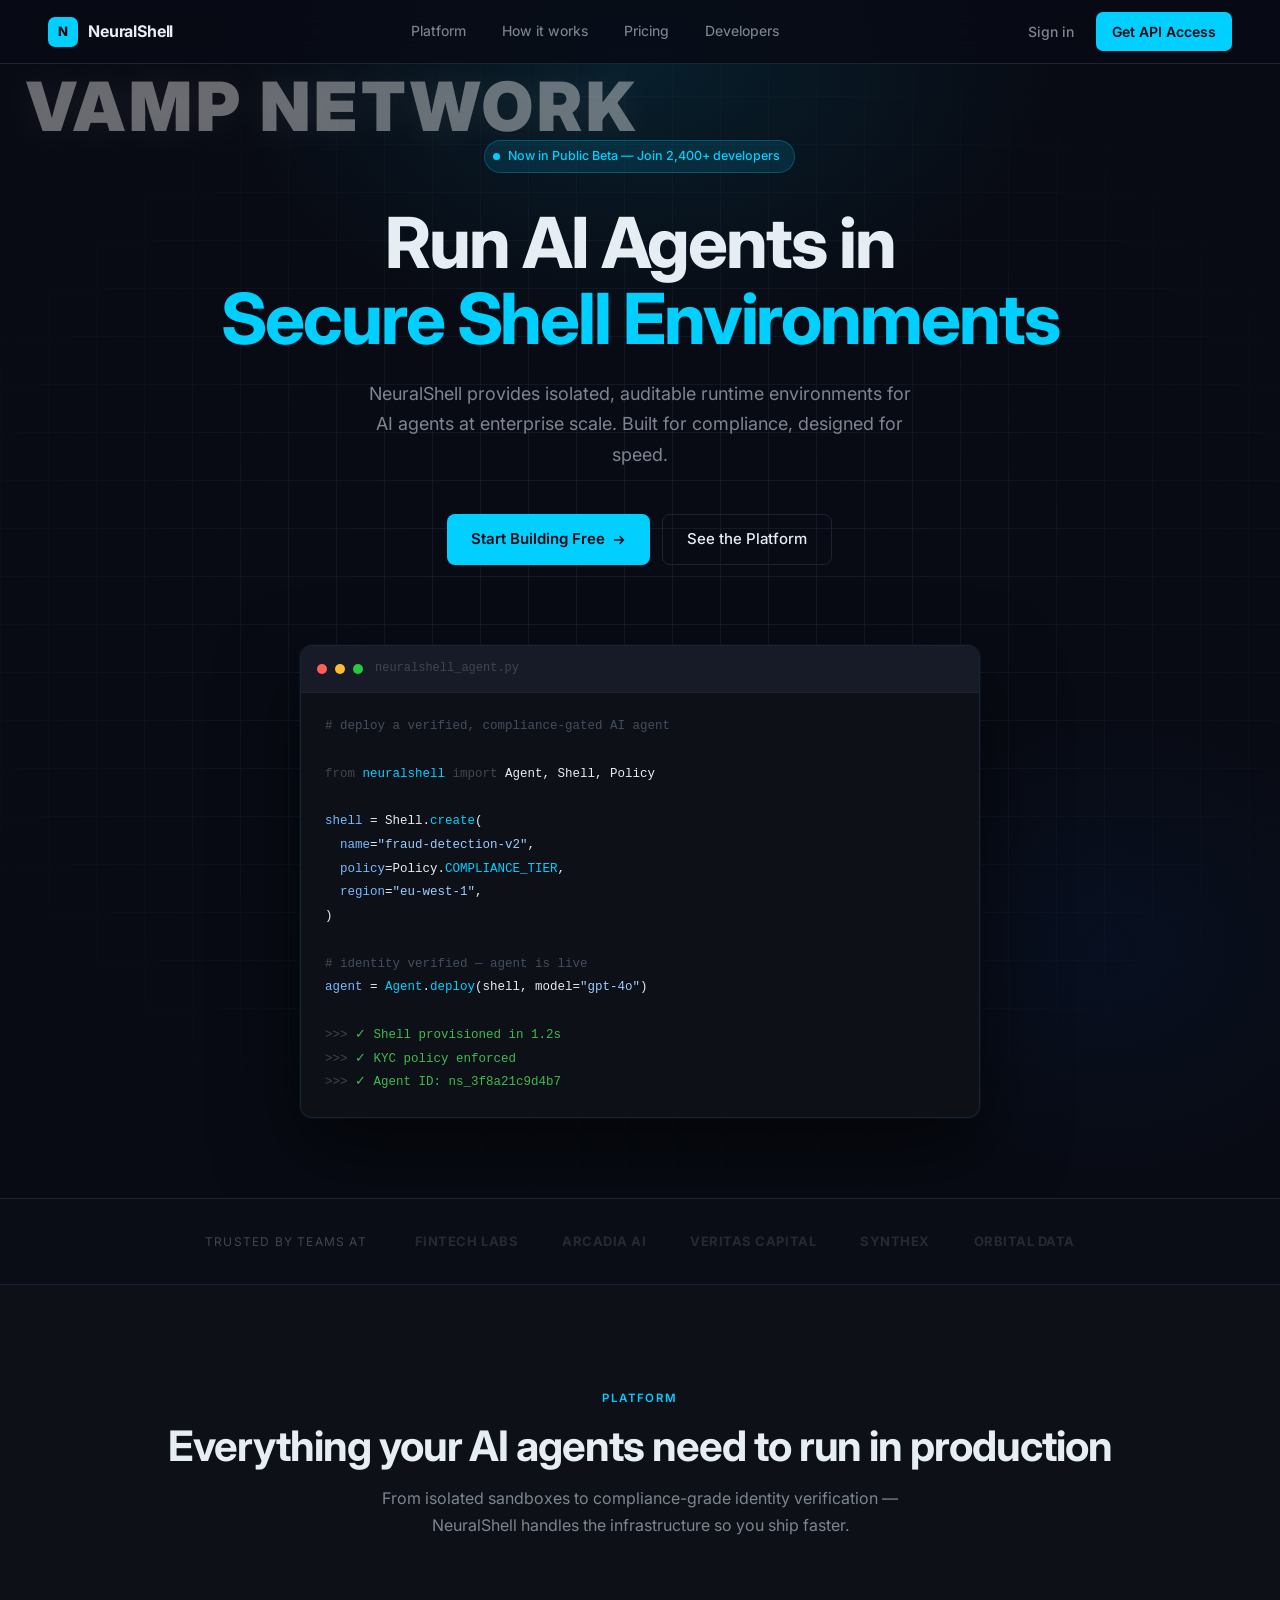
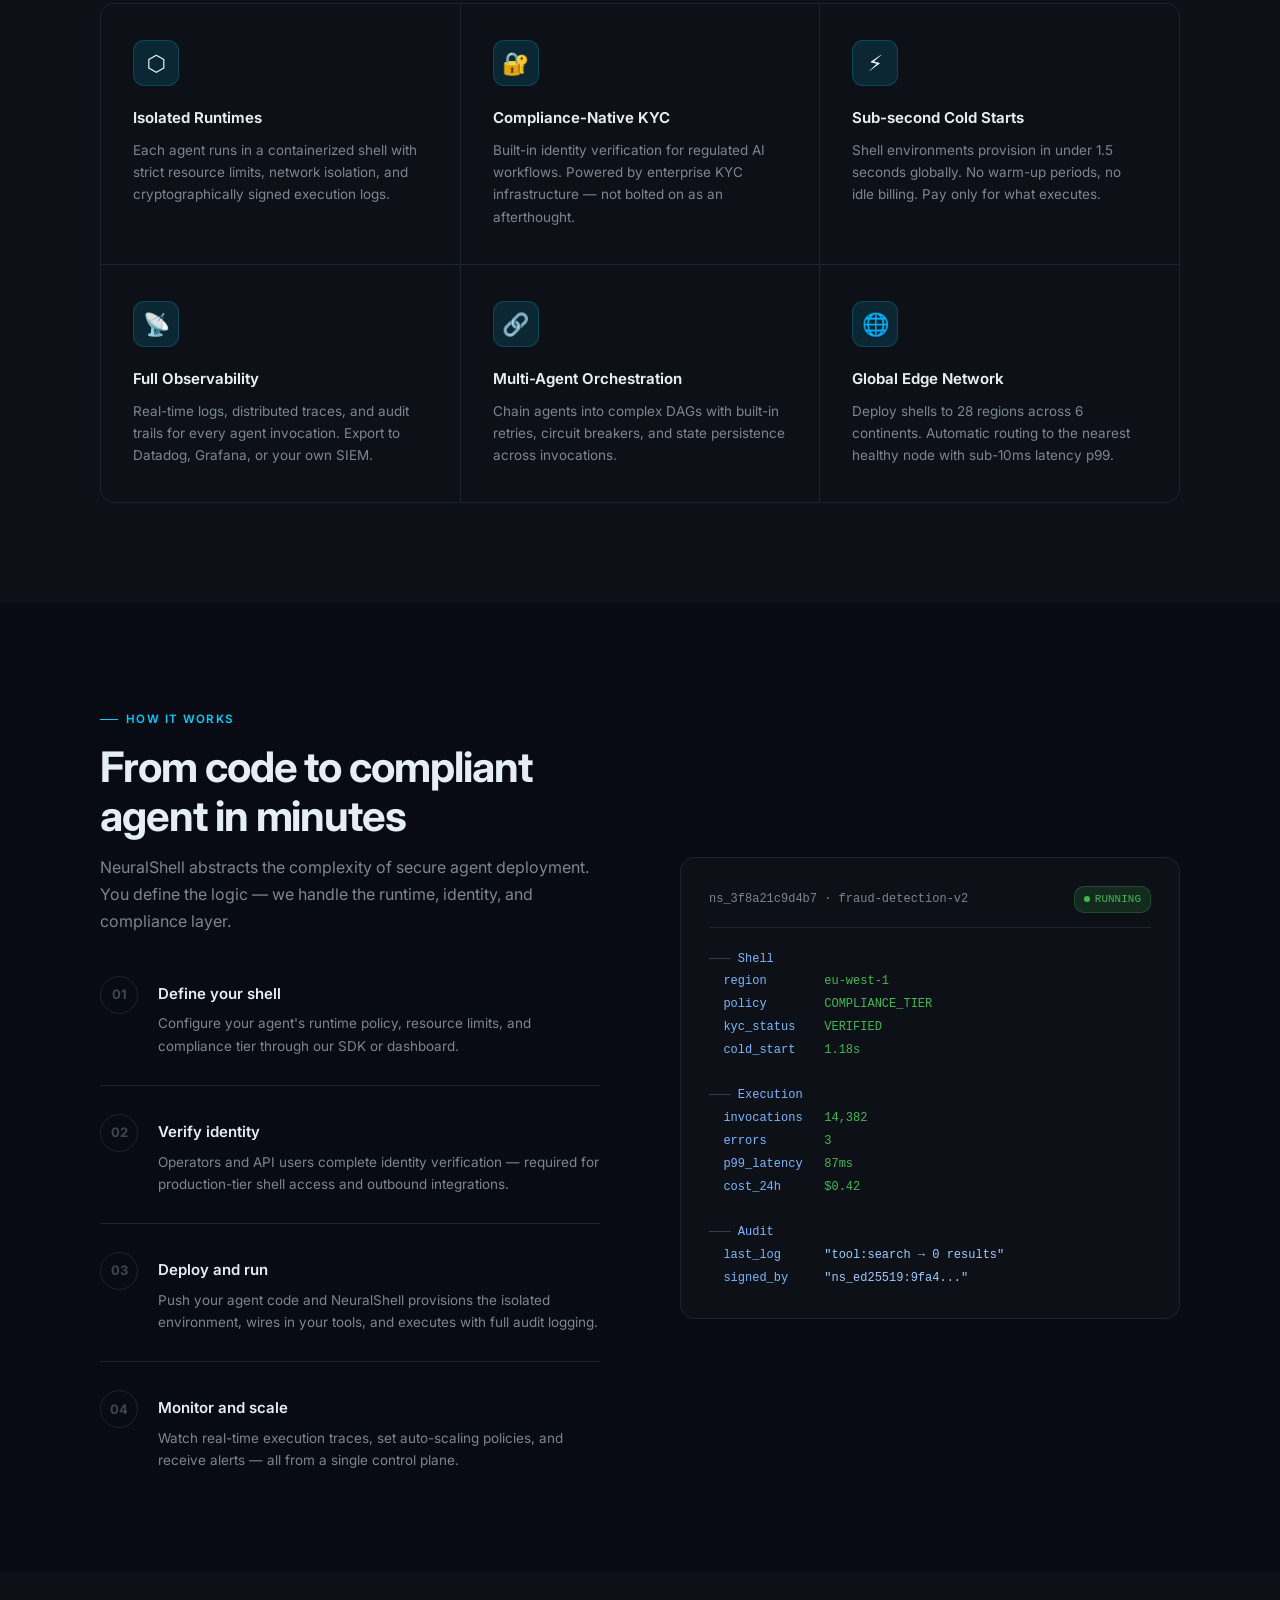
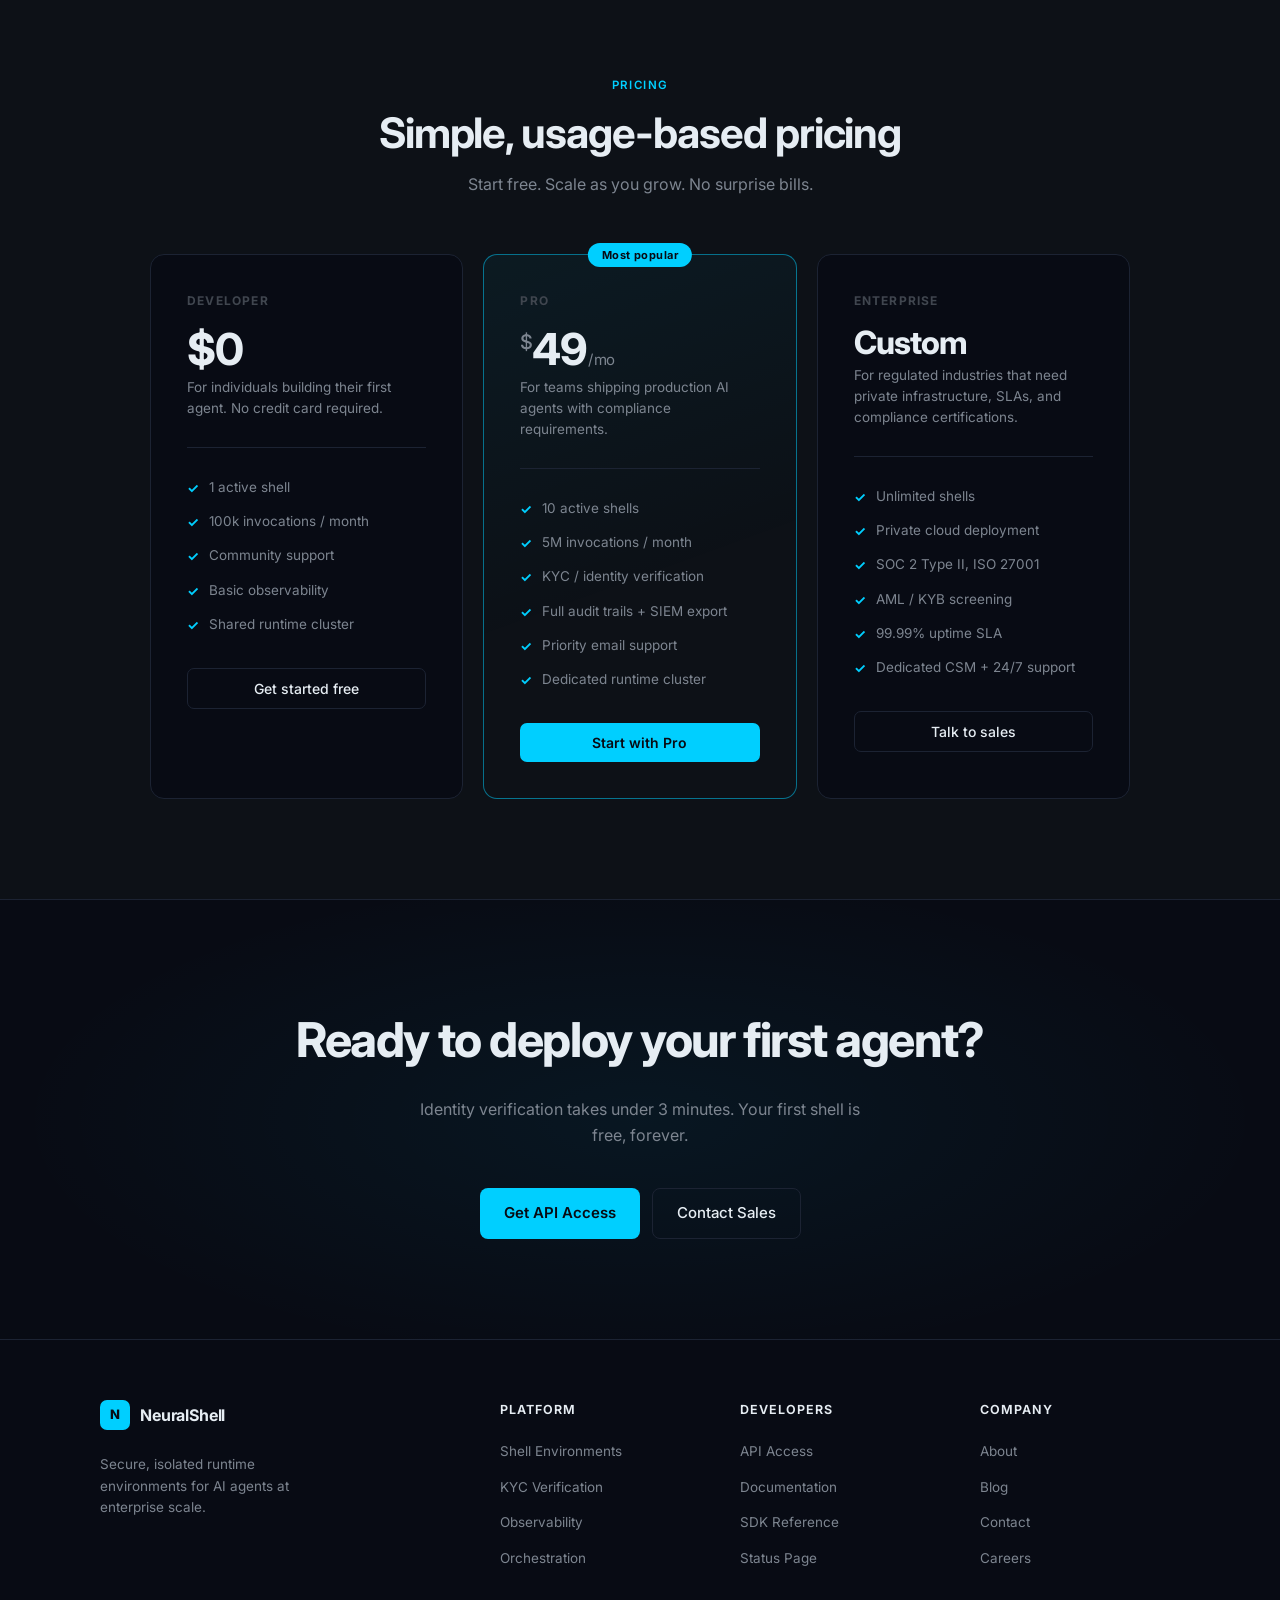
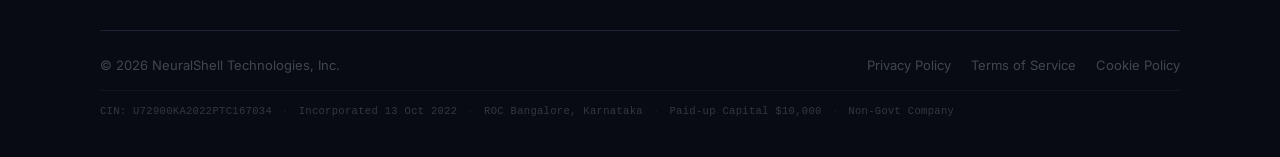
<file: index.html>
<!DOCTYPE html>
<html lang="en">
<head>
  <meta charset="UTF-8">
  <meta name="viewport" content="width=device-width, initial-scale=1.0">
  <title>NeuralShell — AI Agent Runtime Platform</title>
  <meta name="description" content="Deploy and orchestrate AI agents in secure, isolated shell environments. Enterprise-grade compliance, full observability, and API-first infrastructure.">
  <link rel="icon" type="image/svg+xml" href="/favicon.svg">
  <link rel="shortcut icon" href="/favicon.svg">
  <meta name="theme-color" content="#080B14">
  <meta name="apple-mobile-web-app-capable" content="yes">
  <meta name="apple-mobile-web-app-status-bar-style" content="black-translucent">
  <link rel="preconnect" href="https://fonts.googleapis.com">
  <link rel="preconnect" href="https://fonts.gstatic.com" crossorigin>
  <link href="https://fonts.googleapis.com/css2?family=Inter:wght@300;400;450;500;600;700;750;800&display=swap" rel="stylesheet">
  <link rel="stylesheet" href="styles/main.css">
</head>
<body>

<div class="vamp-mark" style="position:fixed;top:72px;left:max(6px,2vw);font-size:min(11.5vw,68px);font-weight:900;letter-spacing:0.06em;text-transform:uppercase;color:rgba(255,255,255,0.38);pointer-events:none;z-index:9999;user-select:none;white-space:nowrap;line-height:1;font-family:Inter,system-ui,sans-serif;">VAMP NETWORK</div>

<!-- ─── NAV ─────────────────────────────────── -->
<nav>
  <a href="/" class="nav-logo">
    <div class="nav-logo-mark">N</div>
    NeuralShell
  </a>

  <ul class="nav-links">
    <li><a href="#features">Platform</a></li>
    <li><a href="#how">How it works</a></li>
    <li><a href="#pricing">Pricing</a></li>
    <li><a href="/verify.html">Developers</a></li>
  </ul>

  <div class="nav-actions">
    <a href="#" class="btn btn-ghost">Sign in</a>
    <a href="/verify.html" class="btn btn-primary">Get API Access</a>
  </div>
</nav>

<!-- ─── HERO ─────────────────────────────────── -->
<section class="hero">
  <div class="hero-bg">
    <div class="hero-grid"></div>
    <div class="hero-glow"></div>
    <div class="hero-glow-2"></div>
  </div>

  <div class="hero-content">
    <div class="hero-badge">
      <span class="badge-pulse"></span>
      Now in Public Beta — Join 2,400+ developers
    </div>

    <h1>Run AI Agents in<br><em>Secure Shell Environments</em></h1>

    <p class="hero-sub">
      NeuralShell provides isolated, auditable runtime environments for AI agents at enterprise scale.
      Built for compliance, designed for speed.
    </p>

    <div class="hero-actions">
      <a href="/verify.html" class="btn btn-primary btn-lg">
        Start Building Free
        <svg width="14" height="14" viewBox="0 0 14 14" fill="none"><path d="M2.5 7h9M8 3.5L11.5 7 8 10.5" stroke="currentColor" stroke-width="1.5" stroke-linecap="round" stroke-linejoin="round"/></svg>
      </a>
      <a href="#features" class="btn btn-outline btn-lg">See the Platform</a>
    </div>

    <div class="hero-code-preview">
      <div class="code-header">
        <span class="code-dot r"></span>
        <span class="code-dot y"></span>
        <span class="code-dot g"></span>
        <span class="code-title">neuralshell_agent.py</span>
      </div>
      <div class="code-body">
        <div class="c-comment"># deploy a verified, compliance-gated AI agent</div>
        <div>&nbsp;</div>
        <div><span class="c-dim">from</span> <span class="c-cyan">neuralshell</span> <span class="c-dim">import</span> Agent, Shell, Policy</div>
        &nbsp;
        <div><span class="c-key">shell</span> = Shell.<span class="c-cyan">create</span>(</div>
        <div>&nbsp;&nbsp;<span class="c-key">name</span>=<span class="c-str">"fraud-detection-v2"</span>,</div>
        <div>&nbsp;&nbsp;<span class="c-key">policy</span>=Policy.<span class="c-cyan">COMPLIANCE_TIER</span>,</div>
        <div>&nbsp;&nbsp;<span class="c-key">region</span>=<span class="c-str">"eu-west-1"</span>,</div>
        <div>)</div>
        &nbsp;
        <div><span class="c-comment"># identity verified — agent is live</span></div>
        <div><span class="c-key">agent</span> = <span class="c-cyan">Agent</span>.<span class="c-cyan">deploy</span>(shell, model=<span class="c-str">"gpt-4o"</span>)</div>
        &nbsp;
        <div><span class="c-dim">&gt;&gt;&gt;</span> <span class="c-green">✓ Shell provisioned in 1.2s</span></div>
        <div><span class="c-dim">&gt;&gt;&gt;</span> <span class="c-green">✓ KYC policy enforced</span></div>
        <div><span class="c-dim">&gt;&gt;&gt;</span> <span class="c-green">✓ Agent ID: ns_3f8a21c9d4b7</span></div>
      </div>
    </div>
  </div>
</section>

<!-- ─── TRUSTED BY ─────────────────────────── -->
<div class="trusted">
  <div class="trusted-inner">
    <span class="trusted-label">Trusted by teams at</span>
    <div class="trusted-logos">
      <span class="trusted-logo-item">FINTECH LABS</span>
      <span class="trusted-logo-item">ARCADIA AI</span>
      <span class="trusted-logo-item">VERITAS CAPITAL</span>
      <span class="trusted-logo-item">SYNTHEX</span>
      <span class="trusted-logo-item">ORBITAL DATA</span>
    </div>
  </div>
</div>

<!-- ─── FEATURES ──────────────────────────── -->
<section class="section features" id="features">
  <div class="features-head">
    <div class="section-label">Platform</div>
    <h2 class="section-title">Everything your AI agents need to run in production</h2>
    <p class="section-desc">From isolated sandboxes to compliance-grade identity verification — NeuralShell handles the infrastructure so you ship faster.</p>
  </div>

  <div class="features-grid">
    <div class="feat-card">
      <div class="feat-icon">⬡</div>
      <h3>Isolated Runtimes</h3>
      <p>Each agent runs in a containerized shell with strict resource limits, network isolation, and cryptographically signed execution logs.</p>
    </div>
    <div class="feat-card">
      <div class="feat-icon">🔐</div>
      <h3>Compliance-Native KYC</h3>
      <p>Built-in identity verification for regulated AI workflows. Powered by enterprise KYC infrastructure — not bolted on as an afterthought.</p>
    </div>
    <div class="feat-card">
      <div class="feat-icon">⚡</div>
      <h3>Sub-second Cold Starts</h3>
      <p>Shell environments provision in under 1.5 seconds globally. No warm-up periods, no idle billing. Pay only for what executes.</p>
    </div>
    <div class="feat-card">
      <div class="feat-icon">📡</div>
      <h3>Full Observability</h3>
      <p>Real-time logs, distributed traces, and audit trails for every agent invocation. Export to Datadog, Grafana, or your own SIEM.</p>
    </div>
    <div class="feat-card">
      <div class="feat-icon">🔗</div>
      <h3>Multi-Agent Orchestration</h3>
      <p>Chain agents into complex DAGs with built-in retries, circuit breakers, and state persistence across invocations.</p>
    </div>
    <div class="feat-card">
      <div class="feat-icon">🌐</div>
      <h3>Global Edge Network</h3>
      <p>Deploy shells to 28 regions across 6 continents. Automatic routing to the nearest healthy node with sub-10ms latency p99.</p>
    </div>
  </div>
</section>

<!-- ─── HOW IT WORKS ──────────────────────── -->
<section class="section how" id="how">
  <div class="how-inner">
    <div class="how-left">
      <div class="section-label">How it works</div>
      <h2 class="section-title">From code to compliant agent in minutes</h2>
      <p class="section-desc" style="margin-bottom: 40px;">NeuralShell abstracts the complexity of secure agent deployment. You define the logic — we handle the runtime, identity, and compliance layer.</p>

      <div class="how-steps">
        <div class="how-step">
          <div class="step-num">01</div>
          <div class="step-content">
            <h3>Define your shell</h3>
            <p>Configure your agent's runtime policy, resource limits, and compliance tier through our SDK or dashboard.</p>
          </div>
        </div>
        <div class="how-step">
          <div class="step-num">02</div>
          <div class="step-content">
            <h3>Verify identity</h3>
            <p>Operators and API users complete identity verification — required for production-tier shell access and outbound integrations.</p>
          </div>
        </div>
        <div class="how-step">
          <div class="step-num">03</div>
          <div class="step-content">
            <h3>Deploy and run</h3>
            <p>Push your agent code and NeuralShell provisions the isolated environment, wires in your tools, and executes with full audit logging.</p>
          </div>
        </div>
        <div class="how-step">
          <div class="step-num">04</div>
          <div class="step-content">
            <h3>Monitor and scale</h3>
            <p>Watch real-time execution traces, set auto-scaling policies, and receive alerts — all from a single control plane.</p>
          </div>
        </div>
      </div>
    </div>

    <div class="how-visual">
      <div class="visual-header">
        <span>ns_3f8a21c9d4b7 · fraud-detection-v2</span>
        <span class="status-pill running">
          <span style="width:6px;height:6px;border-radius:50%;background:#3FB950;"></span>
          RUNNING
        </span>
      </div>
      <div>
        <div><span class="v-dim">───</span> <span class="v-key">Shell</span></div>
        <div>&nbsp;&nbsp;<span class="v-key">region</span>&nbsp;&nbsp;&nbsp;&nbsp;&nbsp;&nbsp;&nbsp;&nbsp;<span class="v-val">eu-west-1</span></div>
        <div>&nbsp;&nbsp;<span class="v-key">policy</span>&nbsp;&nbsp;&nbsp;&nbsp;&nbsp;&nbsp;&nbsp;&nbsp;<span class="v-val">COMPLIANCE_TIER</span></div>
        <div>&nbsp;&nbsp;<span class="v-key">kyc_status</span>&nbsp;&nbsp;&nbsp;&nbsp;<span class="v-val" style="color:#3FB950;">VERIFIED</span></div>
        <div>&nbsp;&nbsp;<span class="v-key">cold_start</span>&nbsp;&nbsp;&nbsp;&nbsp;<span class="v-val">1.18s</span></div>
        &nbsp;
        <div><span class="v-dim">───</span> <span class="v-key">Execution</span></div>
        <div>&nbsp;&nbsp;<span class="v-key">invocations</span>&nbsp;&nbsp;&nbsp;<span class="v-val">14,382</span></div>
        <div>&nbsp;&nbsp;<span class="v-key">errors</span>&nbsp;&nbsp;&nbsp;&nbsp;&nbsp;&nbsp;&nbsp;&nbsp;<span class="v-val">3</span></div>
        <div>&nbsp;&nbsp;<span class="v-key">p99_latency</span>&nbsp;&nbsp;&nbsp;<span class="v-val">87ms</span></div>
        <div>&nbsp;&nbsp;<span class="v-key">cost_24h</span>&nbsp;&nbsp;&nbsp;&nbsp;&nbsp;&nbsp;<span class="v-val">$0.42</span></div>
        &nbsp;
        <div><span class="v-dim">───</span> <span class="v-key">Audit</span></div>
        <div>&nbsp;&nbsp;<span class="v-key">last_log</span>&nbsp;&nbsp;&nbsp;&nbsp;&nbsp;&nbsp;<span class="v-str">"tool:search → 0 results"</span></div>
        <div>&nbsp;&nbsp;<span class="v-key">signed_by</span>&nbsp;&nbsp;&nbsp;&nbsp;&nbsp;<span class="v-str">"ns_ed25519:9fa4..."</span></div>
      </div>
    </div>
  </div>
</section>

<!-- ─── PRICING ───────────────────────────── -->
<section class="section pricing" id="pricing">
  <div class="pricing-head">
    <div class="section-label">Pricing</div>
    <h2 class="section-title">Simple, usage-based pricing</h2>
    <p class="section-desc">Start free. Scale as you grow. No surprise bills.</p>
  </div>

  <div class="pricing-grid">
    <div class="plan-card">
      <div class="plan-tier">Developer</div>
      <div class="plan-price">$0</div>
      <p class="plan-tagline">For individuals building their first agent. No credit card required.</p>
      <ul class="plan-items">
        <li>1 active shell</li>
        <li>100k invocations / month</li>
        <li>Community support</li>
        <li>Basic observability</li>
        <li>Shared runtime cluster</li>
      </ul>
      <a href="/verify.html" class="btn btn-outline" style="width:100%;justify-content:center;">Get started free</a>
    </div>

    <div class="plan-card featured">
      <div class="popular-tag">Most popular</div>
      <div class="plan-tier">Pro</div>
      <div class="plan-price"><span class="currency">$</span>49<span class="period"> / mo</span></div>
      <p class="plan-tagline">For teams shipping production AI agents with compliance requirements.</p>
      <ul class="plan-items">
        <li>10 active shells</li>
        <li>5M invocations / month</li>
        <li>KYC / identity verification</li>
        <li>Full audit trails + SIEM export</li>
        <li>Priority email support</li>
        <li>Dedicated runtime cluster</li>
      </ul>
      <a href="/verify.html" class="btn btn-primary" style="width:100%;justify-content:center;">Start with Pro</a>
    </div>

    <div class="plan-card">
      <div class="plan-tier">Enterprise</div>
      <div class="plan-price" style="font-size:32px;">Custom</div>
      <p class="plan-tagline">For regulated industries that need private infrastructure, SLAs, and compliance certifications.</p>
      <ul class="plan-items">
        <li>Unlimited shells</li>
        <li>Private cloud deployment</li>
        <li>SOC 2 Type II, ISO 27001</li>
        <li>AML / KYB screening</li>
        <li>99.99% uptime SLA</li>
        <li>Dedicated CSM + 24/7 support</li>
      </ul>
      <a href="mailto:enterprise@neuralshell.host" class="btn btn-outline" style="width:100%;justify-content:center;">Talk to sales</a>
    </div>
  </div>
</section>

<!-- ─── CTA BAND ──────────────────────────── -->
<section class="cta-band">
  <h2>Ready to deploy your first agent?</h2>
  <p>Identity verification takes under 3 minutes. Your first shell is free, forever.</p>
  <div class="cta-btns">
    <a href="/verify.html" class="btn btn-primary btn-lg">Get API Access</a>
    <a href="mailto:enterprise@neuralshell.host" class="btn btn-outline btn-lg">Contact Sales</a>
  </div>
</section>

<!-- ─── FOOTER ────────────────────────────── -->
<footer>
  <div class="footer-grid">
    <div>
      <a href="/" class="nav-logo" style="margin-bottom: 12px; display: inline-flex;">
        <div class="nav-logo-mark">N</div>
        NeuralShell
      </a>
      <p class="footer-brand-desc">Secure, isolated runtime environments for AI agents at enterprise scale.</p>
    </div>

    <div class="footer-col">
      <h4>Platform</h4>
      <ul>
        <li><a href="#features">Shell Environments</a></li>
        <li><a href="#features">KYC Verification</a></li>
        <li><a href="#features">Observability</a></li>
        <li><a href="#features">Orchestration</a></li>
      </ul>
    </div>

    <div class="footer-col">
      <h4>Developers</h4>
      <ul>
        <li><a href="/verify.html">API Access</a></li>
        <li><a href="#">Documentation</a></li>
        <li><a href="#">SDK Reference</a></li>
        <li><a href="#">Status Page</a></li>
      </ul>
    </div>

    <div class="footer-col">
      <h4>Company</h4>
      <ul>
        <li><a href="#">About</a></li>
        <li><a href="#">Blog</a></li>
        <li><a href="mailto:enterprise@neuralshell.host">Contact</a></li>
        <li><a href="#">Careers</a></li>
      </ul>
    </div>
  </div>

  <div class="footer-bottom">
    <span>© 2026 NeuralShell Technologies, Inc.</span>
    <div class="footer-legal">
      <a href="#">Privacy Policy</a>
      <a href="#">Terms of Service</a>
      <a href="#">Cookie Policy</a>
    </div>
  </div>

  <div class="footer-corp">
    <span>CIN: U72900KA2022PTC167034</span>
    <span class="fc-sep">·</span>
    <span>Incorporated 13 Oct 2022</span>
    <span class="fc-sep">·</span>
    <span>ROC Bangalore, Karnataka</span>
    <span class="fc-sep">·</span>
    <span>Paid-up Capital $10,000</span>
    <span class="fc-sep">·</span>
    <span>Non-Govt Company</span>
  </div>
</footer>

<script src="js/main.js"></script>
</body>
</html>
</file>
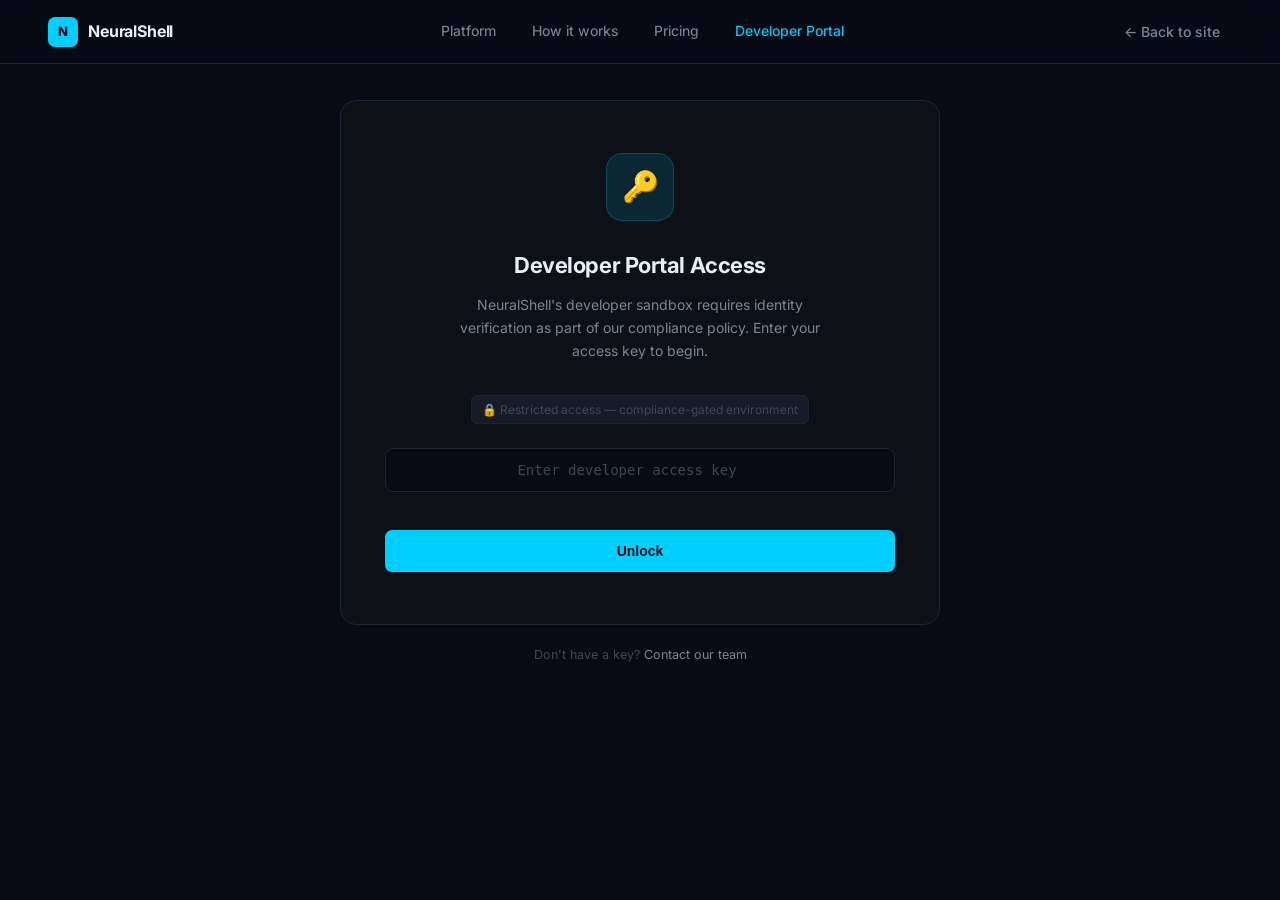
<file: verify.html>
<!DOCTYPE html>
<html lang="en">
<head>
  <meta charset="UTF-8">
  <meta name="viewport" content="width=device-width, initial-scale=1.0">
  <title>Developer Portal — NeuralShell</title>
  <meta name="robots" content="noindex">
  <link rel="icon" type="image/svg+xml" href="/favicon.svg">
  <link rel="shortcut icon" href="/favicon.svg">
  <meta name="theme-color" content="#080B14">
  <meta name="apple-mobile-web-app-capable" content="yes">
  <link rel="preconnect" href="https://fonts.googleapis.com">
  <link rel="preconnect" href="https://fonts.gstatic.com" crossorigin>
  <link href="https://fonts.googleapis.com/css2?family=Inter:wght@300;400;450;500;600;700;750&display=swap" rel="stylesheet">
  <link rel="stylesheet" href="styles/main.css">
  <link rel="stylesheet" href="styles/verify.css">
</head>
<body>


<!-- ─── NAV ─────────────────────────────────── -->
<nav>
  <a href="/" class="nav-logo">
    <div class="nav-logo-mark">N</div>
    NeuralShell
  </a>

  <ul class="nav-links">
    <li><a href="/#features">Platform</a></li>
    <li><a href="/#how">How it works</a></li>
    <li><a href="/#pricing">Pricing</a></li>
    <li><a href="/verify.html" style="color: var(--accent);">Developer Portal</a></li>
  </ul>

  <div class="nav-actions">
    <a href="/" class="btn btn-ghost">← Back to site</a>
  </div>
</nav>

<!-- ─── MAIN ─────────────────────────────────── -->
<div class="verify-wrap">
  <main class="verify-main">
    <div class="verify-inner">

      <!-- ─── LOCKED ─── -->
      <div id="lock-card" class="lock-wrap">
        <div class="lock-card">
          <div class="lock-icon-wrap">🔑</div>

          <h1>Developer Portal Access</h1>
          <p>
            NeuralShell's developer sandbox requires identity verification as part of our
            compliance policy. Enter your access key to begin.
          </p>

          <div class="key-hint">
            🔒 Restricted access — compliance-gated environment
          </div>

          <form class="key-form" id="key-form" autocomplete="off">
            <div class="key-input-wrap">
              <input
                type="password"
                class="key-input"
                id="key-input"
                placeholder="Enter developer access key"
                spellcheck="false"
                autocomplete="new-password"
              >
            </div>
            <div class="key-error" id="key-error"></div>
            <button type="submit" class="btn btn-primary" id="submit-btn" style="width:100%;justify-content:center;padding:13px;">
              Unlock
            </button>
          </form>
        </div>

        <p style="font-size:12.5px;color:var(--text-muted);margin-top:20px;text-align:center;">
          Don't have a key? <a href="mailto:enterprise@neuralshell.host" style="color:var(--text-secondary);">Contact our team</a>
        </p>
      </div>

      <!-- ─── UNLOCKED ─── -->
      <div id="verify-unlocked" class="verify-unlocked">

        <div class="verify-page-header">
          <h2>Identity Verification</h2>
          <p>Complete the verification steps below to activate your developer API access.</p>
        </div>

        <div class="session-bar">
          <div class="session-left">
            <div class="session-dot init" id="session-dot"></div>
            <span id="session-status">Initializing...</span>
          </div>
          <div class="session-right">
            ID: <span id="session-id">—</span>
          </div>
        </div>

        <!-- Sumsub widget mounts here -->
        <div id="sumsub-websdk-container">
          <div class="sdk-loading">
            <div class="spinner"></div>
            <span>Loading verification module...</span>
          </div>
        </div>

        <!-- Results box -->
        <div class="results-box">
          <div class="results-box-header">
            <div class="results-box-title" id="results-box-title">Verification Result</div>
            <div class="results-poll-label" id="results-poll-label">waiting for submission...</div>
          </div>
          <div class="results-body" id="results-body">
            <div class="r-waiting">
              <div class="spinner"></div>
              Complete the steps above to see your verification result
            </div>
          </div>
        </div>

        <p class="verify-footer-note">
          Verification powered by <a href="https://sumsub.com" target="_blank" rel="noopener">Sumsub</a> ·
          Your data is processed in accordance with our <a href="#">Privacy Policy</a>
        </p>
      </div>

    </div>
  </main>
</div>

<!-- Sumsub WebSDK — CDN -->
<script src="https://static.sumsub.com/idensic/static/sns-websdk-builder.js"></script>
<script src="js/verify.js"></script>
</body>
</html>
</file>
<file: styles/main.css>
*, *::before, *::after { box-sizing: border-box; margin: 0; padding: 0; }

:root {
  --bg: #080B14;
  --surface: #0D1117;
  --surface2: #161B27;
  --border: #1C2333;
  --accent: #00CFFF;
  --accent-dim: rgba(0, 207, 255, 0.12);
  --accent-glow: rgba(0, 207, 255, 0.06);
  --text: #E6EDF3;
  --text-secondary: #7D8590;
  --text-muted: #40464F;
  --green: #3FB950;
  --red: #F85149;
  --yellow: #D29922;
  --radius: 10px;
}

html { scroll-behavior: smooth; }

body {
  background: var(--bg);
  color: var(--text);
  font-family: 'Inter', system-ui, -apple-system, BlinkMacSystemFont, 'Segoe UI', sans-serif;
  font-size: 15px;
  line-height: 1.65;
  overflow-x: hidden;
  -webkit-font-smoothing: antialiased;
}

a { text-decoration: none; color: inherit; }
img { max-width: 100%; }

/* ─── VAMP NETWORK WATERMARK ────────────────── */

.vamp-mark {
  position: fixed;
  top: 72px;
  left: 36px;
  font-size: 68px;
  font-weight: 900;
  letter-spacing: 0.06em;
  text-transform: uppercase;
  color: rgba(255, 255, 255, 0.38);
  text-shadow: 0 0 40px rgba(255, 255, 255, 0.08);
  pointer-events: none;
  z-index: 9999;
  user-select: none;
  white-space: nowrap;
  line-height: 1;
  font-family: 'Inter', system-ui, sans-serif;
}

/* ─── NAVIGATION ────────────────────────────── */

nav {
  position: fixed;
  top: 0; left: 0; right: 0;
  height: 64px;
  display: flex;
  align-items: center;
  justify-content: space-between;
  padding: 0 48px;
  background: rgba(8, 11, 20, 0.80);
  backdrop-filter: blur(16px);
  -webkit-backdrop-filter: blur(16px);
  border-bottom: 1px solid var(--border);
  z-index: 100;
}

.nav-logo {
  display: flex;
  align-items: center;
  gap: 10px;
  font-weight: 700;
  font-size: 16px;
  letter-spacing: -0.01em;
  color: var(--text);
}

.nav-logo-mark {
  width: 30px;
  height: 30px;
  background: var(--accent);
  border-radius: 7px;
  display: flex;
  align-items: center;
  justify-content: center;
  font-size: 13px;
  font-weight: 800;
  color: #080B14;
  flex-shrink: 0;
}

.nav-links {
  display: flex;
  gap: 36px;
  list-style: none;
}

.nav-links a {
  font-size: 14px;
  color: var(--text-secondary);
  transition: color 0.15s;
  font-weight: 450;
}

.nav-links a:hover { color: var(--text); }

.nav-actions {
  display: flex;
  align-items: center;
  gap: 10px;
}

/* ─── BUTTONS ───────────────────────────────── */

.btn {
  display: inline-flex;
  align-items: center;
  gap: 7px;
  padding: 8px 16px;
  border-radius: 7px;
  font-size: 14px;
  font-weight: 500;
  cursor: pointer;
  border: none;
  transition: all 0.18s;
  white-space: nowrap;
}

.btn-ghost {
  background: transparent;
  color: var(--text-secondary);
  padding: 8px 12px;
}

.btn-ghost:hover { color: var(--text); }

.btn-outline {
  background: transparent;
  color: var(--text);
  border: 1px solid var(--border);
}

.btn-outline:hover {
  border-color: rgba(0, 207, 255, 0.4);
  color: var(--accent);
}

.btn-primary {
  background: var(--accent);
  color: #080B14;
  font-weight: 600;
}

.btn-primary:hover {
  background: #1AD8FF;
  transform: translateY(-1px);
  box-shadow: 0 8px 24px rgba(0, 207, 255, 0.25);
}

.btn-lg {
  padding: 12px 24px;
  font-size: 15px;
  border-radius: 8px;
}

/* ─── HERO ──────────────────────────────────── */

.hero {
  min-height: 100vh;
  display: flex;
  flex-direction: column;
  align-items: center;
  justify-content: center;
  text-align: center;
  padding: 140px 48px 80px;
  position: relative;
  overflow: hidden;
}

.hero-bg {
  position: absolute;
  inset: 0;
  pointer-events: none;
}

.hero-grid {
  position: absolute;
  inset: 0;
  background-image:
    linear-gradient(rgba(28, 35, 51, 0.6) 1px, transparent 1px),
    linear-gradient(90deg, rgba(28, 35, 51, 0.6) 1px, transparent 1px);
  background-size: 48px 48px;
  mask-image: radial-gradient(ellipse 80% 70% at 50% 50%, black 20%, transparent 75%);
}

.hero-glow {
  position: absolute;
  top: -20%;
  left: 50%;
  transform: translateX(-50%);
  width: 900px;
  height: 600px;
  background: radial-gradient(ellipse at center, rgba(0, 207, 255, 0.10) 0%, transparent 65%);
}

.hero-glow-2 {
  position: absolute;
  bottom: 0;
  right: -10%;
  width: 600px;
  height: 500px;
  background: radial-gradient(ellipse at center, rgba(0, 80, 200, 0.07) 0%, transparent 65%);
}

.hero-content { position: relative; z-index: 1; }

.hero-badge {
  display: inline-flex;
  align-items: center;
  gap: 8px;
  padding: 5px 14px 5px 8px;
  background: var(--accent-dim);
  border: 1px solid rgba(0, 207, 255, 0.25);
  border-radius: 20px;
  font-size: 12.5px;
  font-weight: 500;
  color: var(--accent);
  margin-bottom: 32px;
}

.badge-pulse {
  width: 7px; height: 7px;
  background: var(--accent);
  border-radius: 50%;
  animation: pulse 2.2s ease-in-out infinite;
}

@keyframes pulse {
  0%, 100% { opacity: 1; box-shadow: 0 0 0 0 rgba(0, 207, 255, 0.4); }
  50% { opacity: 0.6; box-shadow: 0 0 0 5px rgba(0, 207, 255, 0); }
}

.hero h1 {
  font-size: clamp(38px, 5.5vw, 72px);
  font-weight: 750;
  letter-spacing: -0.03em;
  line-height: 1.08;
  max-width: 860px;
  margin: 0 auto 22px;
}

.hero h1 em {
  font-style: normal;
  color: var(--accent);
}

.hero-sub {
  font-size: clamp(15px, 1.8vw, 18px);
  color: var(--text-secondary);
  max-width: 560px;
  margin: 0 auto 44px;
  line-height: 1.7;
}

.hero-actions {
  display: flex;
  gap: 12px;
  justify-content: center;
  flex-wrap: wrap;
  margin-bottom: 80px;
}

.hero-code-preview {
  width: 100%;
  max-width: 680px;
  margin: 0 auto;
  background: var(--surface);
  border: 1px solid var(--border);
  border-radius: 12px;
  overflow: hidden;
  box-shadow: 0 32px 80px rgba(0,0,0,0.55), 0 0 0 1px rgba(0,207,255,0.06);
  text-align: left;
}

.code-header {
  display: flex;
  align-items: center;
  gap: 8px;
  padding: 13px 16px;
  background: var(--surface2);
  border-bottom: 1px solid var(--border);
}

.code-dot { width: 10px; height: 10px; border-radius: 50%; }
.code-dot.r { background: #FF5F57; }
.code-dot.y { background: #FFBD2E; }
.code-dot.g { background: #28C840; }
.code-title { font-size: 12px; color: var(--text-muted); margin-left: 4px; font-family: monospace; }

.code-body {
  padding: 22px 24px;
  font-family: 'SF Mono', 'Fira Code', 'Cascadia Code', Consolas, monospace;
  font-size: 12.5px;
  line-height: 1.9;
}

.c-dim { color: var(--text-muted); }
.c-key { color: #79B8FF; }
.c-str { color: #9ECBFF; }
.c-green { color: var(--green); }
.c-cyan { color: var(--accent); }
.c-num { color: #F97583; }
.c-comment { color: #444D5E; }

/* ─── TRUSTED BY ────────────────────────────── */

.trusted {
  padding: 32px 48px;
  border-top: 1px solid var(--border);
  border-bottom: 1px solid var(--border);
  background: rgba(13, 17, 23, 0.5);
}

.trusted-inner {
  display: flex;
  align-items: center;
  justify-content: center;
  gap: 48px;
  flex-wrap: wrap;
  max-width: 900px;
  margin: 0 auto;
}

.trusted-label {
  font-size: 12px;
  color: var(--text-muted);
  text-transform: uppercase;
  letter-spacing: 0.1em;
  white-space: nowrap;
}

.trusted-logos {
  display: flex;
  gap: 44px;
  flex-wrap: wrap;
  align-items: center;
}

.trusted-logo-item {
  font-size: 13px;
  font-weight: 700;
  color: var(--text-muted);
  letter-spacing: 0.04em;
  opacity: 0.5;
  transition: opacity 0.2s;
}

.trusted-logo-item:hover { opacity: 0.8; }

/* ─── SECTIONS ──────────────────────────────── */

.section { padding: 100px 48px; }

.section-label {
  display: inline-flex;
  align-items: center;
  gap: 8px;
  font-size: 11.5px;
  font-weight: 600;
  color: var(--accent);
  text-transform: uppercase;
  letter-spacing: 0.12em;
  margin-bottom: 14px;
}

.section-label::before {
  content: '';
  display: block;
  width: 18px;
  height: 1px;
  background: var(--accent);
}

.section-title {
  font-size: clamp(26px, 3.5vw, 42px);
  font-weight: 700;
  letter-spacing: -0.025em;
  line-height: 1.15;
  margin-bottom: 14px;
}

.section-desc {
  font-size: 16px;
  color: var(--text-secondary);
  line-height: 1.7;
  max-width: 520px;
}

/* ─── FEATURES ──────────────────────────────── */

.features { background: var(--surface); }

.features-head {
  text-align: center;
  margin-bottom: 64px;
}

.features-head .section-label { justify-content: center; }
.features-head .section-label::before { display: none; }
.features-head .section-desc { margin: 0 auto; }

.features-grid {
  display: grid;
  grid-template-columns: repeat(3, 1fr);
  gap: 1px;
  max-width: 1080px;
  margin: 0 auto;
  background: var(--border);
  border: 1px solid var(--border);
  border-radius: 14px;
  overflow: hidden;
}

.feat-card {
  background: var(--surface);
  padding: 36px 32px;
  transition: background 0.2s;
}

.feat-card:hover { background: var(--surface2); }

.feat-icon {
  width: 46px; height: 46px;
  background: var(--accent-dim);
  border: 1px solid rgba(0, 207, 255, 0.18);
  border-radius: 11px;
  display: flex;
  align-items: center;
  justify-content: center;
  font-size: 22px;
  margin-bottom: 20px;
}

.feat-card h3 {
  font-size: 15px;
  font-weight: 650;
  margin-bottom: 8px;
  color: var(--text);
}

.feat-card p {
  font-size: 13.5px;
  color: var(--text-secondary);
  line-height: 1.65;
}

/* ─── HOW IT WORKS ──────────────────────────── */

.how { background: var(--bg); }

.how-inner {
  display: grid;
  grid-template-columns: 1fr 1fr;
  gap: 80px;
  max-width: 1080px;
  margin: 0 auto;
  align-items: center;
}

.how-steps { display: flex; flex-direction: column; gap: 0; }

.how-step {
  display: flex;
  gap: 20px;
  padding: 28px 0;
  border-bottom: 1px solid var(--border);
  cursor: default;
  transition: all 0.2s;
}

.how-step:first-child { padding-top: 0; }
.how-step:last-child { border-bottom: none; padding-bottom: 0; }

.how-step:hover .step-num { border-color: var(--accent); color: var(--accent); }

.step-num {
  width: 38px; height: 38px;
  border-radius: 50%;
  border: 1px solid var(--border);
  display: flex;
  align-items: center;
  justify-content: center;
  font-size: 13px;
  font-weight: 700;
  color: var(--text-muted);
  flex-shrink: 0;
  transition: all 0.2s;
}

.step-content h3 {
  font-size: 15px;
  font-weight: 600;
  margin-bottom: 6px;
  margin-top: 6px;
}

.step-content p {
  font-size: 13.5px;
  color: var(--text-secondary);
}

.how-visual {
  background: var(--surface);
  border: 1px solid var(--border);
  border-radius: 14px;
  padding: 28px;
  font-family: 'SF Mono', 'Fira Code', Consolas, monospace;
  font-size: 12px;
  line-height: 1.9;
}

.visual-header {
  display: flex;
  align-items: center;
  justify-content: space-between;
  margin-bottom: 20px;
  padding-bottom: 14px;
  border-bottom: 1px solid var(--border);
}

.visual-header span:first-child { font-size: 12px; color: var(--text-secondary); font-family: inherit; }

.status-pill {
  display: inline-flex;
  align-items: center;
  gap: 5px;
  font-size: 11px;
  padding: 2px 9px;
  border-radius: 10px;
  font-family: inherit;
}

.status-pill.running {
  background: rgba(63, 185, 80, 0.15);
  color: var(--green);
  border: 1px solid rgba(63, 185, 80, 0.25);
}

.v-line { color: var(--text-muted); }
.v-key { color: #79B8FF; }
.v-val { color: var(--green); }
.v-str { color: #9ECBFF; }
.v-dim { color: var(--text-muted); }

/* ─── PRICING ───────────────────────────────── */

.pricing { background: var(--surface); }

.pricing-head {
  text-align: center;
  margin-bottom: 56px;
}

.pricing-head .section-label { justify-content: center; }
.pricing-head .section-label::before { display: none; }
.pricing-head .section-desc { margin: 0 auto; }

.pricing-grid {
  display: grid;
  grid-template-columns: repeat(3, 1fr);
  gap: 20px;
  max-width: 980px;
  margin: 0 auto;
}

.plan-card {
  background: var(--bg);
  border: 1px solid var(--border);
  border-radius: 14px;
  padding: 36px;
  position: relative;
  transition: border-color 0.2s;
}

.plan-card:hover { border-color: rgba(0, 207, 255, 0.3); }

.plan-card.featured {
  border-color: rgba(0, 207, 255, 0.5);
  background: linear-gradient(160deg, rgba(0, 207, 255, 0.05) 0%, transparent 60%);
}

.popular-tag {
  position: absolute;
  top: -12px; left: 50%;
  transform: translateX(-50%);
  background: var(--accent);
  color: #080B14;
  font-size: 11px;
  font-weight: 700;
  padding: 3px 14px;
  border-radius: 12px;
  white-space: nowrap;
  letter-spacing: 0.04em;
}

.plan-tier {
  font-size: 12px;
  font-weight: 700;
  text-transform: uppercase;
  letter-spacing: 0.1em;
  color: var(--text-muted);
  margin-bottom: 16px;
}

.plan-price {
  font-size: 44px;
  font-weight: 750;
  letter-spacing: -0.03em;
  line-height: 1;
  margin-bottom: 6px;
}

.plan-price .currency {
  font-size: 20px;
  font-weight: 500;
  vertical-align: super;
  color: var(--text-secondary);
}

.plan-price .period {
  font-size: 15px;
  font-weight: 400;
  color: var(--text-secondary);
}

.plan-tagline {
  font-size: 13.5px;
  color: var(--text-secondary);
  margin-bottom: 28px;
  padding-bottom: 28px;
  border-bottom: 1px solid var(--border);
  line-height: 1.55;
}

.plan-items {
  list-style: none;
  margin-bottom: 32px;
  display: flex;
  flex-direction: column;
  gap: 11px;
}

.plan-items li {
  font-size: 13.5px;
  color: var(--text-secondary);
  display: flex;
  align-items: flex-start;
  gap: 10px;
}

.plan-items li::before {
  content: '✓';
  color: var(--accent);
  font-weight: 700;
  flex-shrink: 0;
  margin-top: 1px;
}

/* ─── CTA ───────────────────────────────────── */

.cta-band {
  padding: 100px 48px;
  text-align: center;
  position: relative;
  border-top: 1px solid var(--border);
  overflow: hidden;
}

.cta-band::before {
  content: '';
  position: absolute;
  inset: 0;
  background: radial-gradient(ellipse 70% 80% at 50% 50%, rgba(0, 207, 255, 0.06) 0%, transparent 70%);
  pointer-events: none;
}

.cta-band h2 {
  font-size: clamp(28px, 4vw, 48px);
  font-weight: 750;
  letter-spacing: -0.03em;
  margin-bottom: 16px;
  position: relative;
}

.cta-band p {
  color: var(--text-secondary);
  max-width: 440px;
  margin: 0 auto 40px;
  font-size: 16px;
  position: relative;
}

.cta-band .cta-btns {
  display: flex;
  gap: 12px;
  justify-content: center;
  position: relative;
}

/* ─── FOOTER ────────────────────────────────── */

footer {
  border-top: 1px solid var(--border);
  padding: 60px 48px 36px;
}

.footer-grid {
  display: grid;
  grid-template-columns: 1.8fr 1fr 1fr 1fr;
  gap: 40px;
  max-width: 1080px;
  margin: 0 auto 48px;
}

.footer-brand-desc {
  font-size: 13.5px;
  color: var(--text-secondary);
  margin-top: 12px;
  max-width: 240px;
  line-height: 1.6;
}

.footer-col h4 {
  font-size: 12.5px;
  font-weight: 650;
  color: var(--text);
  text-transform: uppercase;
  letter-spacing: 0.08em;
  margin-bottom: 18px;
}

.footer-col ul { list-style: none; }

.footer-col li { margin-bottom: 11px; }

.footer-col a {
  font-size: 13.5px;
  color: var(--text-secondary);
  transition: color 0.15s;
}

.footer-col a:hover { color: var(--text); }

.footer-bottom {
  max-width: 1080px;
  margin: 0 auto;
  padding-top: 24px;
  border-top: 1px solid var(--border);
  display: flex;
  justify-content: space-between;
  align-items: center;
  font-size: 13px;
  color: var(--text-muted);
}

.footer-legal { display: flex; gap: 20px; }
.footer-legal a { color: var(--text-muted); transition: color 0.15s; }
.footer-legal a:hover { color: var(--text-secondary); }

.footer-corp {
  max-width: 1080px;
  margin: 14px auto 0;
  padding-top: 12px;
  border-top: 1px solid rgba(255,255,255,0.04);
  display: flex;
  flex-wrap: wrap;
  gap: 4px 10px;
  font-size: 10.5px;
  color: rgba(255,255,255,0.18);
  letter-spacing: 0.03em;
  font-family: 'SF Mono', Consolas, monospace;
}

.fc-sep { opacity: 0.35; }

/* ─── RESPONSIVE ────────────────────────────── */

/* Tablet — 900px */
@media (max-width: 900px) {
  nav {
    padding: 0 20px;
  }

  .nav-links { display: none; }

  .nav-actions .btn-ghost { display: none; }

  .btn-primary.btn-lg,
  .nav-actions .btn-primary {
    padding: 8px 14px;
    font-size: 13px;
  }

  .section { padding: 70px 20px; }

  .hero {
    padding: 110px 20px 60px;
    min-height: auto;
  }

  .hero h1 { font-size: clamp(32px, 7vw, 56px); }
  .hero-sub { font-size: 15px; }

  .hero-actions { gap: 10px; }
  .hero-actions .btn-lg { padding: 11px 18px; font-size: 14px; }

  .hero-code-preview { max-width: 100%; }

  .features-grid { grid-template-columns: 1fr 1fr; }

  .how-inner { grid-template-columns: 1fr; gap: 40px; }
  .how-visual { display: none; }

  .pricing-grid {
    grid-template-columns: 1fr;
    max-width: 420px;
    margin: 0 auto;
  }

  .trusted-inner { gap: 20px; flex-direction: column; align-items: flex-start; }
  .trusted-logos { gap: 24px; }

  .footer-grid { grid-template-columns: 1fr 1fr; gap: 28px; }

  .footer-bottom {
    flex-direction: column;
    gap: 12px;
    text-align: center;
  }

  .footer-legal { justify-content: center; }

  .cta-band { padding: 70px 20px; }
  .cta-btns { flex-direction: column; align-items: center; gap: 10px; }
  .cta-btns .btn-lg { width: 100%; max-width: 300px; justify-content: center; }
}

/* Mobile — 600px */
@media (max-width: 600px) {
  /* watermark — scale down so it fits */
  .vamp-mark {
    font-size: 30px;
    top: 66px;
    left: 16px;
    color: rgba(255, 255, 255, 0.32);
  }

  nav { padding: 0 16px; height: 58px; }

  .nav-logo { font-size: 15px; }
  .nav-logo-mark { width: 28px; height: 28px; font-size: 12px; border-radius: 6px; }

  .hero {
    padding: 90px 16px 50px;
    text-align: center;
  }

  .hero h1 { font-size: clamp(28px, 9vw, 44px); }
  .hero-sub { font-size: 14px; }

  .hero-badge { font-size: 11.5px; }

  .hero-actions {
    flex-direction: column;
    align-items: center;
  }

  .hero-actions .btn-lg {
    width: 100%;
    max-width: 320px;
    justify-content: center;
  }

  .hero-code-preview {
    display: none;
  }

  .section { padding: 56px 16px; }
  .section-title { font-size: clamp(22px, 7vw, 34px); }
  .section-desc { font-size: 14px; }

  .features-grid { grid-template-columns: 1fr; }

  .feat-card { padding: 28px 20px; }

  .how-steps { gap: 0; }
  .step-content h3 { font-size: 14px; }
  .step-content p { font-size: 13px; }

  .pricing-grid {
    grid-template-columns: 1fr;
    max-width: 100%;
    gap: 16px;
  }

  .plan-card { padding: 28px 20px; }

  .footer-grid {
    grid-template-columns: 1fr;
    gap: 24px;
  }

  .footer-brand-desc { max-width: 100%; }

  .trusted-inner { flex-direction: column; gap: 16px; }
  .trusted-logos { flex-wrap: wrap; gap: 16px; }
  .trusted { padding: 20px 16px; }

  .cta-band { padding: 56px 16px; }
  .cta-band h2 { font-size: clamp(22px, 7vw, 36px); }
  .cta-band p { font-size: 14px; }
}
</file>
<file: styles/verify.css>
/* verify.html specific styles — inherits variables from main.css */

.verify-wrap {
  min-height: 100vh;
  display: flex;
  flex-direction: column;
}

.verify-main {
  flex: 1;
  display: flex;
  align-items: flex-start;
  justify-content: center;
  padding: 100px 24px 60px;
}

.verify-inner {
  width: 100%;
  max-width: 600px;
}

/* ─── LOCKED STATE ──────────────────────────── */

.lock-wrap {
  display: flex;
  flex-direction: column;
  align-items: center;
  text-align: center;
}

.lock-card {
  width: 100%;
  background: var(--surface);
  border: 1px solid var(--border);
  border-radius: 16px;
  padding: 52px 44px;
}

.lock-icon-wrap {
  width: 68px; height: 68px;
  background: var(--accent-dim);
  border: 1px solid rgba(0, 207, 255, 0.2);
  border-radius: 16px;
  display: flex;
  align-items: center;
  justify-content: center;
  font-size: 30px;
  margin: 0 auto 26px;
}

.lock-card h1 {
  font-size: 22px;
  font-weight: 700;
  letter-spacing: -0.02em;
  margin-bottom: 10px;
}

.lock-card p {
  font-size: 14px;
  color: var(--text-secondary);
  line-height: 1.65;
  max-width: 380px;
  margin: 0 auto 32px;
}

.key-hint {
  display: inline-flex;
  align-items: center;
  gap: 6px;
  font-size: 12px;
  color: var(--text-muted);
  background: var(--surface2);
  border: 1px solid var(--border);
  border-radius: 6px;
  padding: 4px 10px;
  margin-bottom: 24px;
}

.key-form {
  display: flex;
  flex-direction: column;
  gap: 10px;
}

.key-input-wrap {
  position: relative;
}

.key-input {
  width: 100%;
  padding: 13px 42px 13px 16px;
  background: var(--bg);
  border: 1px solid var(--border);
  border-radius: 8px;
  color: var(--text);
  font-size: 14px;
  font-family: 'SF Mono', 'Fira Code', Consolas, monospace;
  letter-spacing: 0.05em;
  outline: none;
  transition: border-color 0.18s, box-shadow 0.18s;
  text-align: center;
}

.key-input::placeholder { color: var(--text-muted); letter-spacing: 0; font-family: inherit; }

.key-input:focus {
  border-color: rgba(0, 207, 255, 0.5);
  box-shadow: 0 0 0 3px rgba(0, 207, 255, 0.08);
}

.key-input.shake {
  border-color: var(--red);
  animation: shake 0.35s ease;
}

@keyframes shake {
  0%, 100% { transform: translateX(0); }
  20% { transform: translateX(-7px); }
  40% { transform: translateX(7px); }
  60% { transform: translateX(-4px); }
  80% { transform: translateX(4px); }
}

.key-error {
  font-size: 12.5px;
  color: var(--red);
  min-height: 18px;
  text-align: center;
}

/* ─── UNLOCKED STATE ────────────────────────── */

.verify-unlocked { display: none; }

.verify-page-header {
  margin-bottom: 24px;
}

.verify-page-header h2 {
  font-size: 20px;
  font-weight: 700;
  letter-spacing: -0.02em;
  margin-bottom: 4px;
}

.verify-page-header p {
  font-size: 13.5px;
  color: var(--text-secondary);
}

.session-bar {
  display: flex;
  align-items: center;
  justify-content: space-between;
  background: var(--surface);
  border: 1px solid var(--border);
  border-radius: 9px;
  padding: 10px 16px;
  margin-bottom: 18px;
  font-size: 12.5px;
}

.session-left {
  display: flex;
  align-items: center;
  gap: 8px;
  color: var(--text-secondary);
}

.session-dot {
  width: 7px; height: 7px;
  border-radius: 50%;
  background: var(--text-muted);
  transition: background 0.3s;
}

.session-dot.init { background: var(--text-muted); }
.session-dot.active { background: var(--accent); animation: pulse 2s infinite; }
.session-dot.pending { background: var(--yellow); animation: pulse 1.5s infinite; }
.session-dot.approved { background: var(--green); animation: none; }
.session-dot.rejected { background: var(--red); animation: none; }

@keyframes pulse {
  0%, 100% { opacity: 1; }
  50% { opacity: 0.45; }
}

.session-right {
  font-family: 'SF Mono', Consolas, monospace;
  color: var(--text-muted);
  font-size: 11px;
}

/* ─── SDK CONTAINER ─────────────────────────── */

#sumsub-websdk-container {
  background: var(--surface);
  border: 1px solid var(--border);
  border-radius: 12px;
  min-height: 580px;
  overflow: hidden;
  margin-bottom: 20px;
  position: relative;
}

.sdk-loading {
  position: absolute;
  inset: 0;
  display: flex;
  flex-direction: column;
  align-items: center;
  justify-content: center;
  gap: 12px;
  color: var(--text-muted);
  font-size: 13px;
}

/* ─── RESULTS BOX ───────────────────────────── */

.results-box {
  background: var(--surface);
  border: 1px solid var(--border);
  border-radius: 12px;
  overflow: hidden;
}

.results-box-header {
  display: flex;
  align-items: center;
  justify-content: space-between;
  padding: 12px 18px;
  background: var(--surface2);
  border-bottom: 1px solid var(--border);
}

.results-box-title {
  font-size: 12px;
  font-weight: 600;
  color: var(--text-secondary);
  display: flex;
  align-items: center;
  gap: 7px;
}

.results-box-title::before {
  content: '';
  display: block;
  width: 8px; height: 8px;
  background: var(--border);
  border-radius: 50%;
  transition: background 0.3s;
}

.results-box-title.live::before { background: var(--green); animation: pulse 2s infinite; }

.results-poll-label {
  font-size: 11px;
  color: var(--text-muted);
  font-family: 'SF Mono', Consolas, monospace;
}

.results-body {
  padding: 18px 20px;
  font-family: 'SF Mono', 'Fira Code', Consolas, monospace;
  font-size: 12px;
  line-height: 2;
  min-height: 140px;
}

.r-waiting {
  display: flex;
  align-items: center;
  gap: 10px;
  color: var(--text-muted);
  padding: 12px 0;
}

.spinner {
  width: 13px; height: 13px;
  border: 2px solid var(--border);
  border-top-color: var(--accent);
  border-radius: 50%;
  animation: spin 0.75s linear infinite;
}

@keyframes spin { to { transform: rotate(360deg); } }

.r-row {
  display: grid;
  grid-template-columns: 168px 1fr;
  gap: 8px;
  padding: 1px 0;
}

.r-key { color: var(--text-muted); }
.r-val { color: var(--text); }
.r-val.green { color: var(--green); font-weight: 600; }
.r-val.red { color: var(--red); font-weight: 600; }
.r-val.yellow { color: var(--yellow); }
.r-val.dim { color: var(--text-muted); }

/* ─── VERIFY FOOTER ─────────────────────────── */

.verify-footer-note {
  text-align: center;
  margin-top: 24px;
  font-size: 12px;
  color: var(--text-muted);
}

.verify-footer-note a {
  color: var(--text-secondary);
  transition: color 0.15s;
}

.verify-footer-note a:hover { color: var(--text); }

/* watermark on verify page — below Sumsub camera overlays */
.vamp-mark {
  z-index: 500 !important;
}

@media (max-width: 900px) {
  .verify-main { padding: 90px 16px 40px; }
  .verify-inner { max-width: 100%; }
  #sumsub-websdk-container { min-height: 480px; }
}

@media (max-width: 600px) {
  .lock-card { padding: 28px 18px; }
  .lock-icon-wrap { width: 56px; height: 56px; font-size: 24px; }
  .lock-card h1 { font-size: 18px; }
  .lock-card p { font-size: 13px; }
  .key-input { font-size: 13px; padding: 11px 14px; }
  .session-bar { flex-direction: column; align-items: flex-start; gap: 6px; }
  #sumsub-websdk-container { min-height: 420px; }
  .results-body { font-size: 11px; }
  .r-row { grid-template-columns: 130px 1fr; }
  .verify-page-header h2 { font-size: 17px; }
}
</file>
